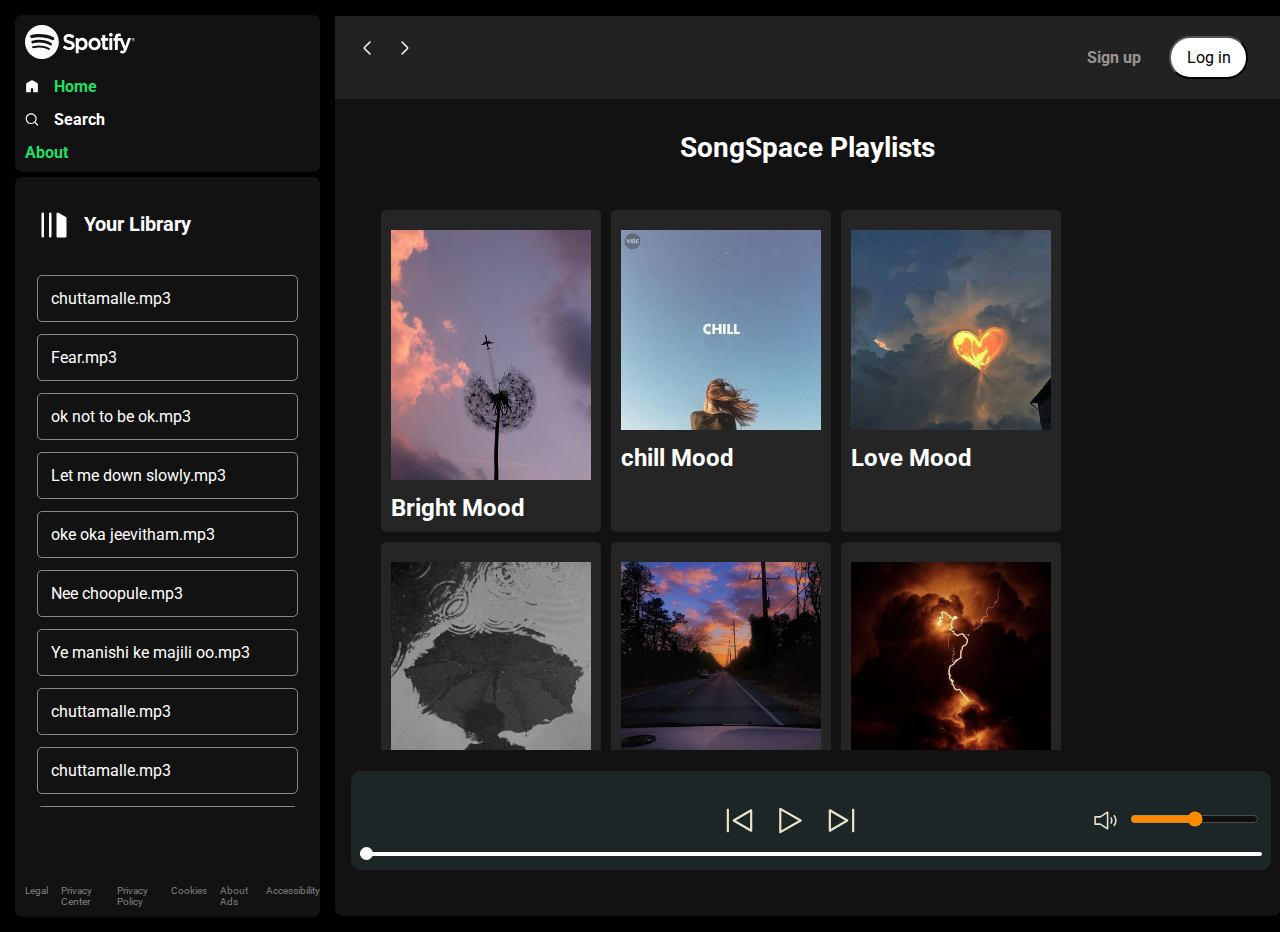
<file: index.html>
<!DOCTYPE html>
<html lang="en">

<head>
    <meta charset="UTF-8">
    <meta name="viewport" content="width=device-width, initial-scale=1.0">
    <link rel="stylesheet" href="style.css">
    <link rel="stylesheet" href="utility.css">
    <link rel="stylesheet" href="login1.css">
    <title>SongSpace - Web Player: Music for everyone</title>
</head>

<body>
    <div class="container flex bg-black">
        <div class="left">
            <div class="close">
                <img width="30" class="invert" src="close.svg" alt="">
            </div>
            <div class="home bg-grey rounded m-1 p-1">
                <div class="logo"><img width="110" class="invert" src="logo.svg" alt=""></div>
                <ul>
                    <li><img class="invert" src="home.svg" alt=""><a href="index.html">Home</a></li>
                    <li><img class="invert" src="search.svg" alt="home">Search</li>
                    <li><a href="about.html">About</a></li>

                </ul>
            </div>

            <div class="library bg-grey rounded m-1 p-1">
                <div class="heading">
                    <img class="invert" src="playlist.svg" alt="">
                    <h2>
                        Your Library
                    </h2>
                </div>

                <div class="songList">
                    <ul>
                        
                        <li>chuttamalle.mp3 </li>
                        <li>Fear.mp3</li>
                        <li>ok not to be ok.mp3</li>
                        <li>Let me down slowly.mp3</li>
                        <li>oke oka jeevitham.mp3</li>
                        <li>Nee choopule.mp3</li>
                        <li>Ye manishi ke majili oo.mp3</li>
                        <li>chuttamalle.mp3</li>
                        <li>chuttamalle.mp3</li>
                        <li>chuttamalle.mp3</li>
                        <li>chuttamalle.mp3</li>
                       
                    </ul>
                </div>
                

                <div class="footer">
                    <div><a href="https://www.SongSpace.com/jp/legal/"><span>Legal</span></a></div>
                    <div><a href="https://www.SongSpace.com/jp/privacy/"><span>Privacy Center</span></a></div>
                    <div><a href="https://www.SongSpace.com/jp/legal/privacy-policy/"><span>Privacy Policy</span></a>
                    </div>
                    <div><a href="https://www.SongSpace.com/jp/legal/cookies-policy/"><span>Cookies</span></a></div>
                    <div><a href="https://www.SongSpace.com/jp/legal/privacy-policy/#s3"><span>About Ads</span></a></div>
                    <div><a href="https://www.SongSpace.com/jp/accessibility/"><span>Accessibility</span></a></div>
                </div>
            </div>


        </div>
        <div class="right bg-grey rounded">
            <div class="header">
                <div class="nav">
                    <div class="hamburgerContainer">

                        <img width="40" class="invert hamburger" src="hamburger.svg" alt="">
                        <svg width="24" height="24" viewBox="0 0 24 24" fill="none" xmlns="http://www.w3.org/2000/svg">
                            <path
                                d="M15 6L9.70711 11.2929C9.37377 11.6262 9.20711 11.7929 9.20711 12C9.20711 12.2071 9.37377 12.3738 9.70711 12.7071L15 18"
                                stroke="#ffffff" stroke-width="1.5" stroke-linecap="round" stroke-linejoin="round" />
                        </svg>
                        <svg width="24" height="24" viewBox="0 0 24 24" fill="none" xmlns="http://www.w3.org/2000/svg">
                            <path
                                d="M9 18L14.2929 12.7071C14.6262 12.3738 14.7929 12.2071 14.7929 12C14.7929 11.7929 14.6262 11.6262 14.2929 11.2929L9 6"
                                stroke="#ffffff" stroke-width="1.5" stroke-linecap="round" stroke-linejoin="round" />
                        </svg>
                    </div>
                </div>
                <div class="buttons">
                    <a href="signup.html"><button class="signupbtn">Sign up</button></a>
                    <a href="login.html"><button class="loginbtn">Log in</button></a>
                </div>

            </div>
            <div class="SongSpacePlaylists">
                <h1>SongSpace Playlists</h1>
                <div class="cardContainer"> 
                <div class="card">
                    <div class="play">
                        <svg width="24" height="24" viewBox="0 0 24 24" fill="none" xmlns="http://www.w3.org/2000/svg">
                            <path d="M5 20V4L19 12L5 20Z" stroke="#141B34"  fill="#000" stroke-width="1.5" stroke-linejoin="round"/>
                            </svg>                            
                    </div>
                    <img src ="bright.jpg" alt="">
                    <h2>Bright Mood</h2>
                </div>  
                <div class="card">
                    <div class="play">
                        <svg width="24" height="24" viewBox="0 0 24 24" fill="none" xmlns="http://www.w3.org/2000/svg">
                            <path d="M5 20V4L19 12L5 20Z" stroke="#141B34"  fill="#000" stroke-width="1.5" stroke-linejoin="round"/>
                            </svg>                            
                    </div>
                    <img src ="chill.jpeg" alt="">
                    <h2>chill Mood</h2>
                </div>
                <div class="card">
                    <div class="play">
                        <svg width="24" height="24" viewBox="0 0 24 24" fill="none" xmlns="http://www.w3.org/2000/svg">
                            <path d="M5 20V4L19 12L5 20Z" stroke="#141B34"  fill="#000" stroke-width="1.5" stroke-linejoin="round"/>
                            </svg>                            
                    </div>
                    <img src ="love" alt="">
                    <h2>Love Mood</h2>
                </div> 
                <div class="card">
                    <div class="play">
                        <svg width="24" height="24" viewBox="0 0 24 24" fill="none" xmlns="http://www.w3.org/2000/svg">
                            <path d="M5 20V4L19 12L5 20Z" stroke="#141B34"  fill="#000" stroke-width="1.5" stroke-linejoin="round"/>
                            </svg>                            
                    </div>
                    <img src ="dark.jpg" alt="">
                    <h2>dark Mood</h2>
                </div>
                <div class="card">
                    <div class="play">
                        <svg width="24" height="24" viewBox="0 0 24 24" fill="none" xmlns="http://www.w3.org/2000/svg">
                            <path d="M5 20V4L19 12L5 20Z" stroke="#141B34"  fill="#000" stroke-width="1.5" stroke-linejoin="round"/>
                            </svg>                            
                    </div>
                    <img src ="uplifting.jpg" alt="">
                    <h2>uplifting Mood</h2>
                </div>  
                <div class="card">
                    <div class="play">
                        <svg width="24" height="24" viewBox="0 0 24 24" fill="none" xmlns="http://www.w3.org/2000/svg">
                            <path d="M5 20V4L19 12L5 20Z" stroke="#141B34"  fill="#000" stroke-width="1.5" stroke-linejoin="round"/>
                            </svg>                            
                    </div>
                    <img src ="anger" alt="">
                    <h2>anger Mood</h2>
                </div>  
                <div class="card">
                    <div class="play">
                        <svg width="24" height="24" viewBox="0 0 24 24" fill="none" xmlns="http://www.w3.org/2000/svg">
                            <path d="M5 20V4L19 12L5 20Z" stroke="#141B34"  fill="#000" stroke-width="1.5" stroke-linejoin="round"/>
                            </svg>                            
                    </div>
                    <img src ="cover.jpg" alt="">
                    <h2>Jazz Music</h2>
                </div>        
                </div>
                <div class="playbar">
                    <div class="seekbar">
                        <div class="circle">

                        </div>
                    </div>
                    <div class="abovebar">


                        <div class="songinfo">

                        </div>
                        <div class="songbuttons">
                            <img width="35" id="previous" src="prevsong.svg" alt="">
                            <img width="35" id="play" src="play.svg" alt="">
                            <img width="35" id="next" src="nextsong.svg" alt="">
                        </div>
                        <div class="timevol">

                       
                        <div class="songtime">

                        </div>
                        <div class="volume">
                            <img width="25" src="volume.svg" alt="">
                            <div class="range">
                                <input type="range" name="volume" id="">
                            </div>
                        </div>
                    </div>
                    </div>
                </div>
            </div>
        </div>
    </div>
    <script src="spt.js"></script>
</body>

</html>
</file>
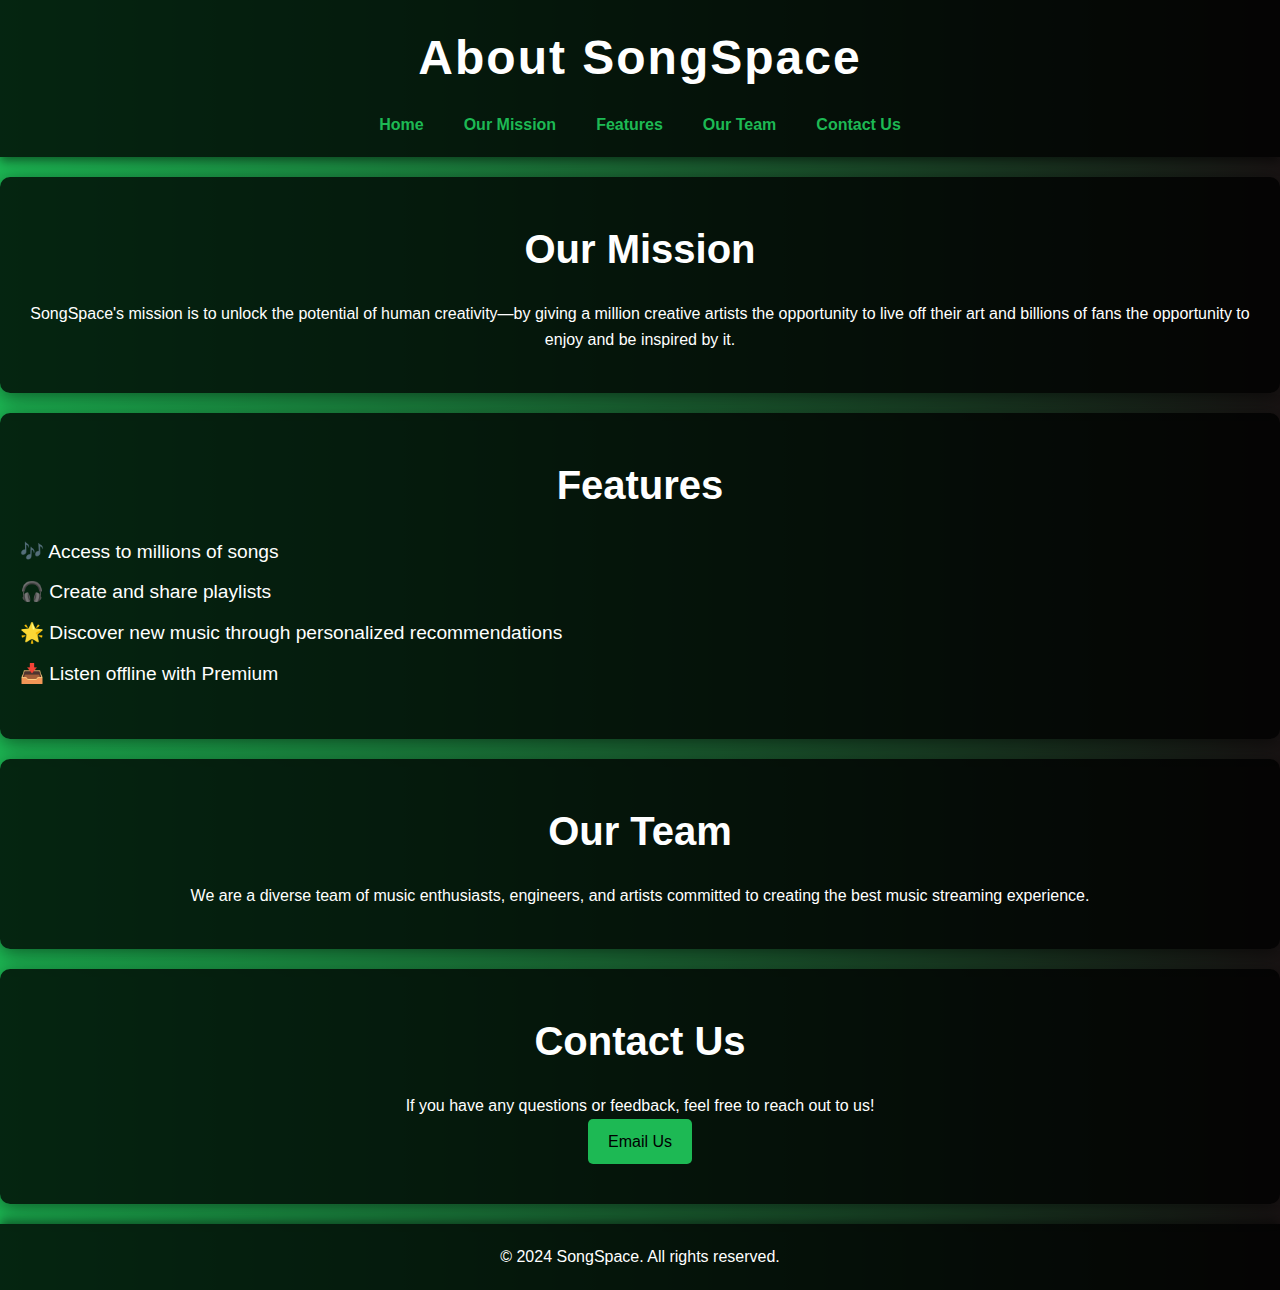
<file: about.html>
<!DOCTYPE html>
<html lang="en">
<head>
    <meta charset="UTF-8">
    <meta name="viewport" content="width=device-width, initial-scale=1.0">
    <title>About SongSpace</title>
    <link rel="stylesheet" href="ab.css">
</head>
<body>
    <header>
        <div class="container">
            <h1>About SongSpace</h1>
            <nav>
                <ul>
                    <li><a href="index.html">Home</a></li>
                    <li><a href="#mission">Our Mission</a></li>
                    <li><a href="#features">Features</a></li>
                    <li><a href="#team">Our Team</a></li>
                    <li><a href="#contact">Contact Us</a></li>
                </ul>
            </nav>
        </div>
    </header>

    <main>
        <section id="mission" class="section">
            <h2>Our Mission</h2>
            <p>SongSpace's mission is to unlock the potential of human creativity—by giving a million creative artists the opportunity to live off their art and billions of fans the opportunity to enjoy and be inspired by it.</p>
        </section>

        <section id="features" class="section">
            <h2>Features</h2>
            <ul class="features-list">
                <li>🎶 Access to millions of songs</li>
                <li>🎧 Create and share playlists</li>
                <li>🌟 Discover new music through personalized recommendations</li>
                <li>📥 Listen offline with Premium</li>
            </ul>
        </section>

        <section id="team" class="section">
            <h2>Our Team</h2>
            <p>We are a diverse team of music enthusiasts, engineers, and artists committed to creating the best music streaming experience.</p>
        </section>

        <section id="contact" class="section">
            <h2>Contact Us</h2>
            <p>If you have any questions or feedback, feel free to reach out to us!</p>
            <a href="mailto:support@SongSpace.com" class="contact-button">Email Us</a>
        </section>
    </main>

    <footer>
        <div class="container">
            <p>&copy; 2024 SongSpace. All rights reserved.</p>
        </div>
    </footer>
</body>
</html>
</file>
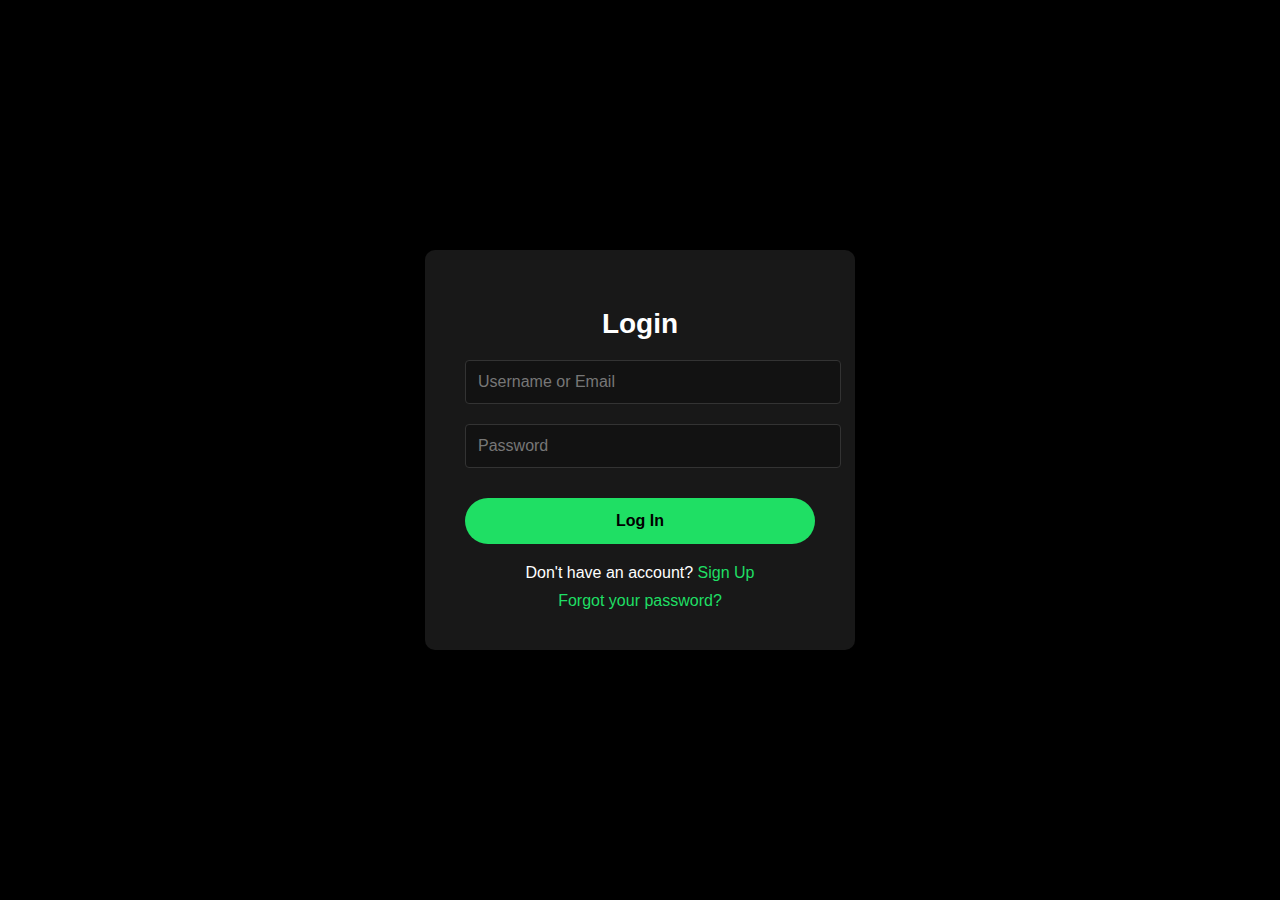
<file: login.html>
<!DOCTYPE html>
<html lang="en">

<head>
    <meta charset="UTF-8">
    <meta name="viewport" content="width=device-width, initial-scale=1.0">
    <link rel="stylesheet" href="login1.css">
    <title>Login - SongSpace</title>
</head>

<body class="bg-black">
    <div class="login-container">
        <div class="login-box">
            <h1>Login</h1>
            <form>
                <div class="input-box">
                    <input type="text" placeholder="Username or Email" required>
                </div>
                <div class="input-box">
                    <input type="password" placeholder="Password" required>
                </div>
                <button type="submit" class="btn">Log In</button>
                <div class="extra">
                    <span>Don't have an account? <a href="signup.html">Sign Up</a></span>
                    <span><a href="#">Forgot your password?</a></span>
                </div>
            </form>
        </div>
    </div>
</body>

</html>
</file>
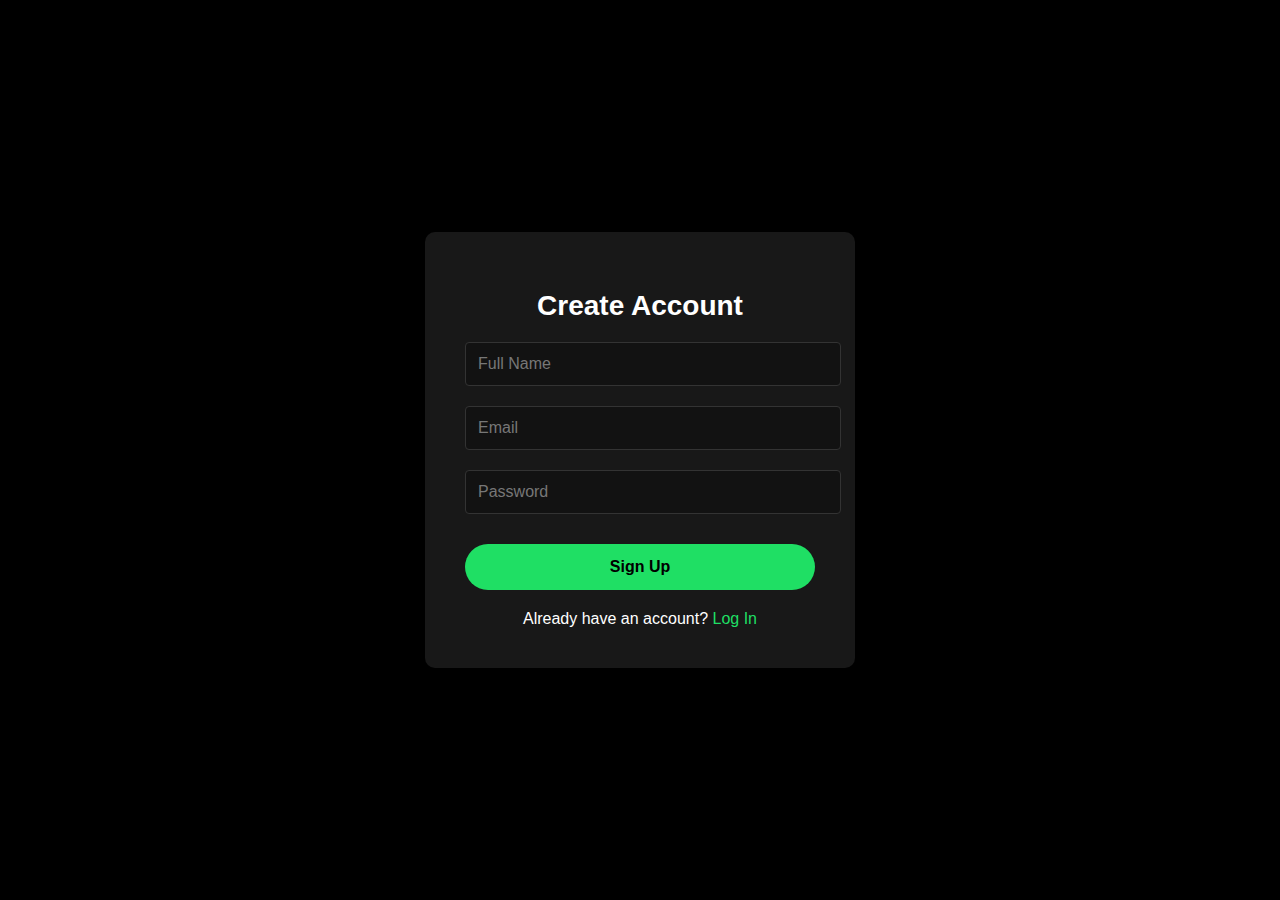
<file: signup.html>
<!DOCTYPE html>
<html lang="en">

<head>
    <meta charset="UTF-8">
    <meta name="viewport" content="width=device-width, initial-scale=1.0">
    <link rel="stylesheet" href="login1.css">
    <title>Sign Up - SongSpace</title>
</head>

<body class="bg-black">
    <div class="signup-container">
        <div class="signup-box">
            <h1>Create Account</h1>
            <form>
                <div class="input-box">
                    <input type="text" placeholder="Full Name" required>
                </div>
                <div class="input-box">
                    <input type="email" placeholder="Email" required>
                </div>
                <div class="input-box">
                    <input type="password" placeholder="Password" required>
                </div>
                <button type="submit" class="btn">Sign Up</button>
                <div class="extra">
                    <span>Already have an account? <a href="login.html">Log In</a></span>
                </div>
            </form>
        </div>
    </div>
</body>

</html>
</file>
<file: style.css>
@import url('https://fonts.googleapis.com/css2?family=Lato:wght@700&family=Roboto:ital,wght@0,100;0,300;0,400;0,500;0,700;0,900;1,100;1,300;1,400;1,500;1,700;1,900&display=swap');


:root{
    --a:0;
}
* {
    margin: 0;
    padding: 0;
    font-family: 'Roboto', sans-serif;
}

.close {
    display: none;
}

body {
    background-color: black;
    color: white;
}

.left {
    width: 25vw;
    padding: 10px;
}

.right {
    width: 75vw;
}



.home ul li {
    display: flex;
    gap: 15px;
    width: 14px;
    list-style: none;
    padding-top: 14px;
    font-weight: bold;
}

.heading {
    display: flex;
    gap: 15px;
    width: 100%;
    padding-top: 14px;
    padding: 23px 14px;
    font-weight: bold;
    align-items: center;
    font-size: 13px;
}

.heading img {
    width: 30px;
}

.library {
    min-height: 80vh;
    position: relative;
}

.footer {
    display: flex;
    font-size: 10px;
    color: grey;
    gap: 13px;
    position: absolute;
    bottom: 0;
    padding: 10px 0;

}

.footer a {
    color: grey;
}

.right {
    margin: 16px 0;
    position: relative;
}

.header {
    display: flex;
    justify-content: space-between;
    background-color: rgb(34 34 34);
}

.header>* {
    padding: 20px;
}

.SongSpacePlaylists {
    padding: 16px;
}

.SongSpacePlaylists h1 {
    padding: 16px;
}

.cardContainer {
    margin: 30px;
    display: flex;
    gap: 10px;
    flex-wrap: wrap;
    overflow-y: auto;
    max-height: 60vh; 
}

.card {
    width: 200px;
    padding: 10px;
    border-radius: 5px;
    background-color: #252525;
    position: relative;
    transition: all .9s;
}
.card:hover{
    background-color: rgb(105, 103, 103);
    cursor: pointer;
    --a: 1;
}

.card>* {
    padding-top: 10px;
}

.card img {
    width: 100%;
    object-fit: contain;
}

.play {
    width: 28px;
    height: 28px;
    background-color: #1fdf64;
    border-radius: 50%;
    padding: 4px;
    display: flex;
    align-items: center;
    justify-content: center;
    position: absolute;
    bottom: 88px;
    right: 17px;
    opacity: var(--a);
    transition: all 1s ease-out;
}

.buttons>* {
    margin: 0 12px;
}

.signupbtn {
    background-color: rgb(34 34 34);
    color: rgb(156, 148, 148);
    font-weight: bold;
    border: none;
    outline: none;
    cursor: pointer;
    font-size: 16px;
}

.signupbtn:hover {
    font-size: 17px;
    color: white
}

.loginbtn {
    background-color: white;
    border-radius: 21px;
    color: black;
    padding: 10px;
    width: 79px;
    cursor: pointer;
    font-size: 16px;
}

.loginbtn:hover {
    font-weight: bold;
    font-size: 17px;
}


.playbar {
    display: flex;
    justify-content: center;
    align-items: center;
    position: fixed;
    bottom: 30px;
    filter: invert(1);
    background: #e2d9d9;
    border-radius: 10px;
    width: 90%;
    padding: 12px;
    width: 70vw;
    min-height: 40px;
}

.songbuttons {
    display: flex;
    justify-content: center;
    gap: 16px;
}

.songList {
    height: 544px;
    overflow: auto;
    margin-bottom: 44px;
}

.hamburger {
    display: none;
    cursor: pointer;
}

.hamburgerContainer {
    display: flex;
    justify-content: center;
    align-items: center;
    gap: 14px;
}

.songList ul {
    padding: 0 12px;
}

.songList ul li {
    list-style-type: decimal;
    display: flex;
    justify-content: space-between;
    gap: 34px;
    cursor: pointer;
    padding: 12px 0;
    border: 1px solid rgba(255, 255, 255, 0.491);
    margin: 12px 0;
    padding: 13px;
    border-radius: 5px;
}

.songList .info {
    font-size: 12px;
    width: 344px;
}

.info div {
    word-break: break-all;
}

.playnow {
    display: flex;
    justify-content: center;
    align-items: center;
}

.playnow span {
    font-size: 15px;
    width: 64px;
    padding: 12px;
}

.seekbar {
    height: 4px;
    width: 98%;
    background: black;
    border-radius: 10px;
    position: absolute;
    bottom: 8px;
    margin: 6px;
    cursor: pointer;
}

.circle {
    width: 13px;
    height: 13px;
    border-radius: 13px;
    background-color: black;
    position: relative;
    bottom: 5px;
    left: 0%;
    transition: left 0.5s;
}

.songbuttons img {
    cursor: pointer;
}

.timevol {
    display: flex;
    justify-content: space-evenly;
    align-items: center;
}


.songinfo {
    color: black;
    padding: 0 12px;
    width: 250px;
}

.songtime {
    width: 125px;
    color: black;
    padding: 0 12px;
}


.volume {
    display: flex;
    justify-content: center;
    align-items: center;
    gap: 12px;
    cursor: pointer;
}
.range input{
    cursor: pointer;
}

.abovebar {
    display: flex;
    justify-content: space-between;
    margin: 20px 0;
    width: 100%;
}

@media (max-width: 1200px) {
    .left {
        position: absolute;
        left: -130%;
        transition: all .3s;
        z-index: 1;
        width: 373px;
        background-color: black;
        padding: 0;
        height: 100vh;
        position: fixed;
        top: 0;
    }

    .songinfo,
    .songtime {
        width: auto;
    }

    .left .close {
        position: absolute;
        right: 31px;
        top: 25px;
        width: 29px;
    }

    .timevol {
        display: flex;
        justify-content: space-evenly;
        align-items: center;
        flex-direction: column;
        gap: 13px;
    }

    .right {
        width: 100vw;
    }

    .playbar {
        width: calc(100vw - 75px); 
    }

    .seekbar {
        width: calc(100vw - 120px);
    }

    .hamburger {
        display: block;
    }

    .right {
        margin: 0;
    }

    .card {
        width: 55vw;
    }

    .cardContainer {
        margin: 0;
        justify-content: center; 
    }

    .close {
        display: block;
    }

    .abovebar {
        flex-direction: column;
        gap: 23px;
        align-items: center;
    }

    .cardContainer {
        max-height: unset;
        overflow-y: unset;
        margin-bottom: 35vh;
    }

    .playbar{
        right: 25px;
    }
}

@media (max-width: 500px) {
    .card {
        width: 100%;
    }

    .header>* {
        padding: 2px;
    }

    .buttons>* {
        margin: 0 6px;
    }

    .header{
        padding: 7px;
    }

    .SongSpacePlaylists h1 {
        padding: 4px;
    }

    .library{
        height: 85vh;
    }

    .left{ 
        width: 100vw;
    }

 

    
}
</file>
<file: utility.css>
.border{
    border: 2px solid  red;
    margin: 3px;
}

.flex{
    display: flex;
}

.justify-center{
    justify-content: center;
}

.items-center{
    align-items: center;
}

.bg-black{
    background-color: rgb(0, 0, 0);
    color: rgb(255, 255, 255);
}

.invert{
    filter: invert(1);
}

.bg-grey{
    background-color: #121212;
}

.rounded{
    border-radius: 7px;
}

.m-1{
    margin: 5px;
}

.p-1{
    padding: 10px;
}


/* For Webkit browsers (e.g., Chrome, Safari) */
::-webkit-scrollbar {
    width: 12px;
  }
  
  ::-webkit-scrollbar-thumb {
    background-color: #333; /* Dark color for the thumb */
    border-radius: 6px;
  }
  
  ::-webkit-scrollbar-track {
    background-color: #222; /* Dark color for the track */
  }
  
  /* For Firefox */
  html{
  scrollbar-color: #333 #222; /* Dark color for the thumb and track in Firefox */
  }
</file>
<file: login1.css>
body {
    margin: 0;
    padding: 0;
    font-family: 'Roboto', sans-serif;
    background-color: #000;
    color: white;
}

h1 {
    font-size: 28px;
    text-align: center;
    margin-bottom: 20px;
}

a {
    color: #1fdf64;
    text-decoration: none;
}

a:hover {
    text-decoration: underline;
}

.input-box {
    margin-bottom: 20px;
}

input[type="text"], input[type="email"], input[type="password"] {
    width: 100%;
    padding: 12px;
    background-color: #121212;
    border: 1px solid #333;
    border-radius: 4px;
    color: white;
    font-size: 16px;
}

input[type="text"]::placeholder, input[type="email"]::placeholder, input[type="password"]::placeholder {
    color: #777;
}

.btn {
    width: 100%;
    padding: 14px;
    background-color: #1fdf64;
    border: none;
    border-radius: 25px;
    color: black;
    font-size: 16px;
    font-weight: bold;
    cursor: pointer;
    margin-top: 10px;
    transition: background-color 0.3s ease;
}

.btn:hover {
    background-color: #1db954;
}

.extra {
    margin-top: 20px;
    text-align: center;
}

.extra span {
    display: block;
    margin-top: 10px;
}

.login-container, .signup-container {
    display: flex;
    justify-content: center;
    align-items: center;
    height: 100vh;
}

.login-box, .signup-box {
    background-color: #181818;
    padding: 40px;
    border-radius: 10px;
    width: 350px;
    box-shadow: 0 4px 12px rgba(0, 0, 0, 0.5);
}

@media screen and (max-width: 480px) {
    .login-box, .signup-box {
        width: 90%;
        padding: 20px;
    }
}
</file>
<file: ab.css>
* {
    margin: 0;
    padding: 0;
    box-sizing: border-box;
}

body {
    font-family: 'Arial', sans-serif;
    line-height: 1.6;
    background: linear-gradient(to right, #1db954, #191414);
    color: white;
}

header {
    background: rgba(0, 0, 0, 0.8);
    padding: 20px 0;
    box-shadow: 0 4px 10px rgba(0, 0, 0, 0.5);
}

.container {
    width: 80%;
    margin: auto;
}

h1 {
    text-align: center;
    font-size: 3rem;
    letter-spacing: 2px;
}

nav {
    margin-top: 15px;
}

nav ul {
    list-style: none;
    display: flex;
    justify-content: center;
}

nav ul li {
    margin: 0 20px;
}

nav ul li a {
    color: #1db954;
    text-decoration: none;
    font-weight: bold;
    transition: color 0.3s;
}

nav ul li a:hover {
    color: #fff;
}

.section {
    padding: 40px 20px;
    text-align: center;
    background: rgba(0, 0, 0, 0.8);
    margin: 20px 0;
    border-radius: 10px;
    box-shadow: 0 4px 20px rgba(0, 0, 0, 0.5);
    transition: transform 0.3s, box-shadow 0.3s;
}

.section:hover {
    transform: translateY(-5px);
    box-shadow: 0 8px 30px rgba(0, 0, 0, 0.7);
}

h2 {
    font-size: 2.5rem;
    margin-bottom: 20px;
}

.features-list {
    list-style: none;
    padding: 0;
    text-align: left;
    font-size: 1.2rem;
}

.features-list li {
    margin: 10px 0;
}

.contact-button {
    display: inline-block;
    padding: 10px 20px;
    background: #1db954;
    color: black;
    text-decoration: none;
    border-radius: 5px;
    transition: background 0.3s, transform 0.3s;
}

.contact-button:hover {
    background: #1aa34a;
    transform: translateY(-2px);
}

footer {
    text-align: center;
    padding: 20px 0;
    background: rgba(0, 0, 0, 0.8);
    margin-top: 20px;
    box-shadow: 0 -4px 10px rgba(0, 0, 0, 0.5);
}

footer p {
    margin: 0;
    font-size: 1rem;
}
</file>
